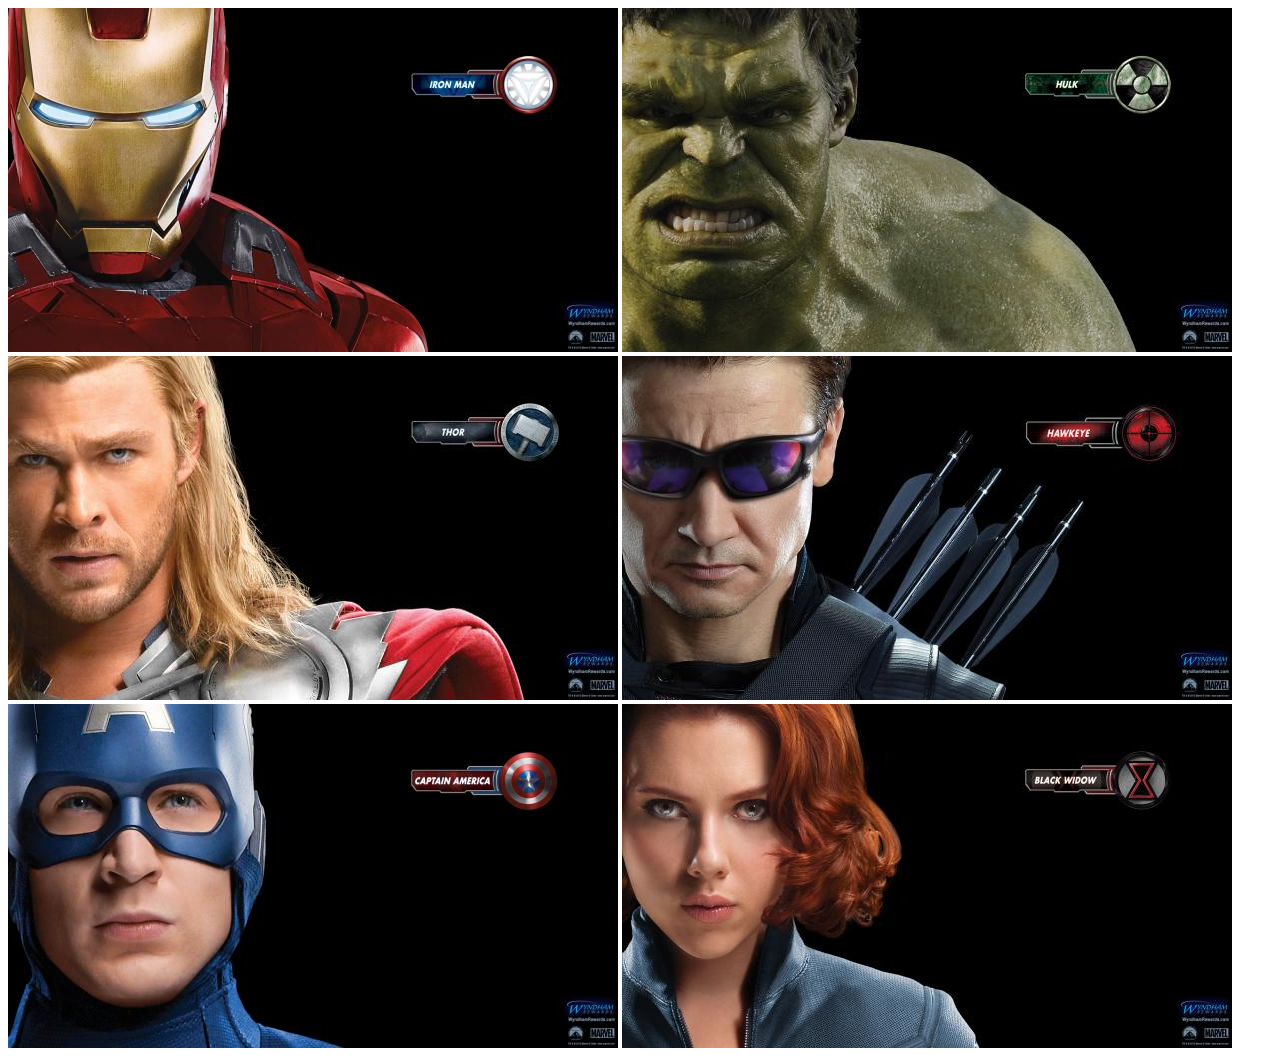
<file: week_2/index.html>
<!DOCTYPE html>
<html lang="en">
<head>
    <meta charset="UTF-8">
    <meta name="viewport" content="width=device-width, initial-scale=1.0">
    <link rel="styleheet" href="styles/styles.css">
    <title>CompuKids Website | SuperHero | Week 2</title>
</head>
<body>
    <div class="gallery">
        <a href="avengers/avenger_1.html">
            <img src="images/avengers_02.jpg" alt="avengers_01"></a>
        <a href="avengers/avenger_2.html">
            <img src="images/avengers_03.jpg" alt="avengers_02"></a>
        <a href="avengers/avenger_3.html">
            <img src="images/avengers_01.jpg" alt="avengers_03"></a>
        <a href="avengers/avenger_4.html">
            <img src="images/avengers_04.jpg" alt="avengers_04"></a>
        <a href="avengers/avenger_5.html">
            <img src="images/avengers_05.jpg" alt="avengers_05"></a>
        <a href="avengers/avenger_6.html">
            <img src="images/avengers_06.jpg" alt="avengers_06"></a>
    </div>
</body>
</html>
</file>
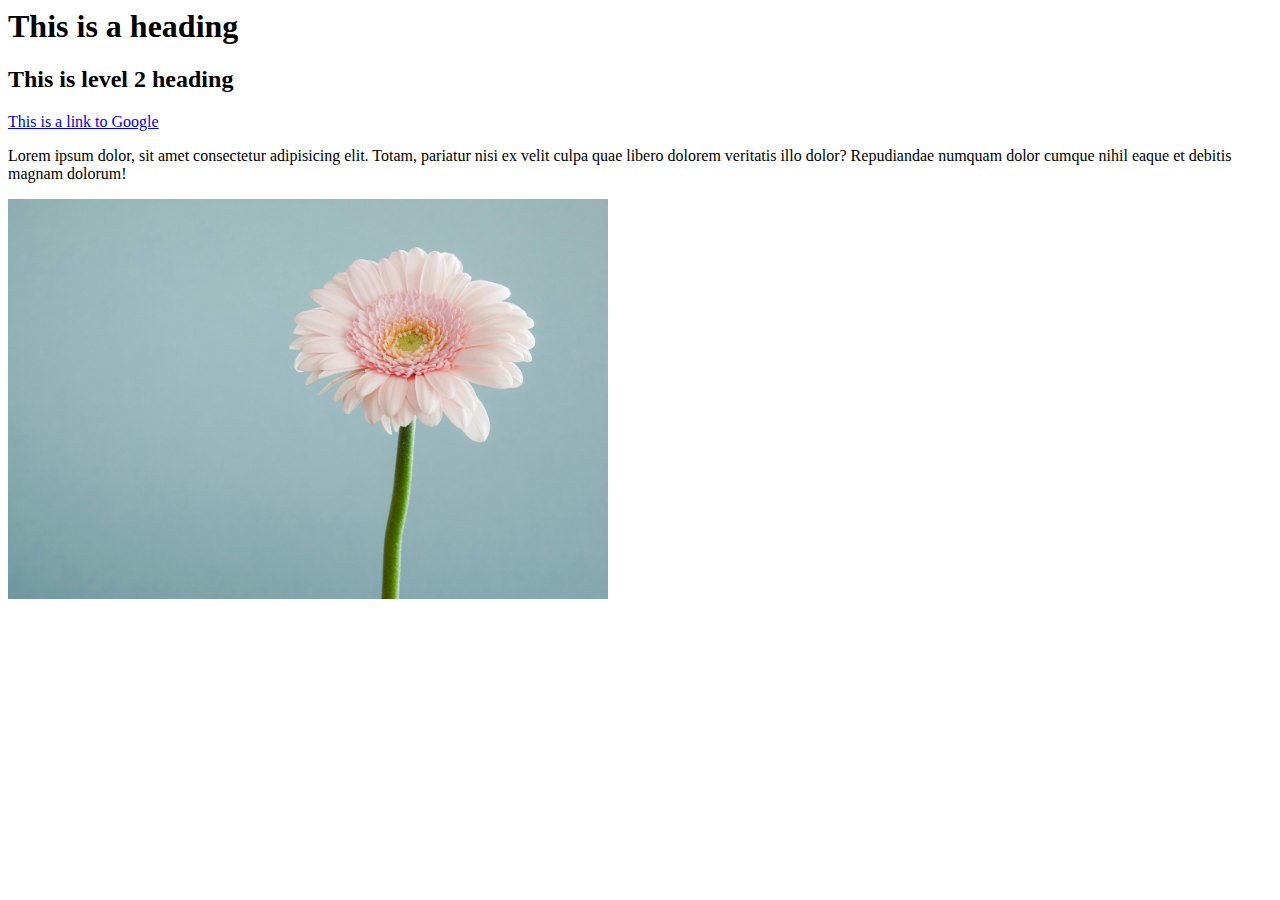
<file: week_1/CompuKids-Web/index.html>
<html lang="en">
<head>
    <meta charset="UTF-8">
    <meta name="viewport" content="width=device-width, initial-scale=1.0">
    <title>Document</title>
</head>
<body>
    <h1>This is a heading</h1>
    <h2>This is level 2 heading</h2>
    <a href="https://www.google.com">This is a link to Google</a>
    <p>Lorem ipsum dolor, sit amet consectetur adipisicing elit. Totam, pariatur nisi ex velit culpa 
        quae libero dolorem veritatis illo dolor? Repudiandae numquam dolor cumque nihil eaque et 
        debitis magnam dolorum!</p>
    <img src="images/flower.jpeg" width="600"/>
</body>
</html>
</file>
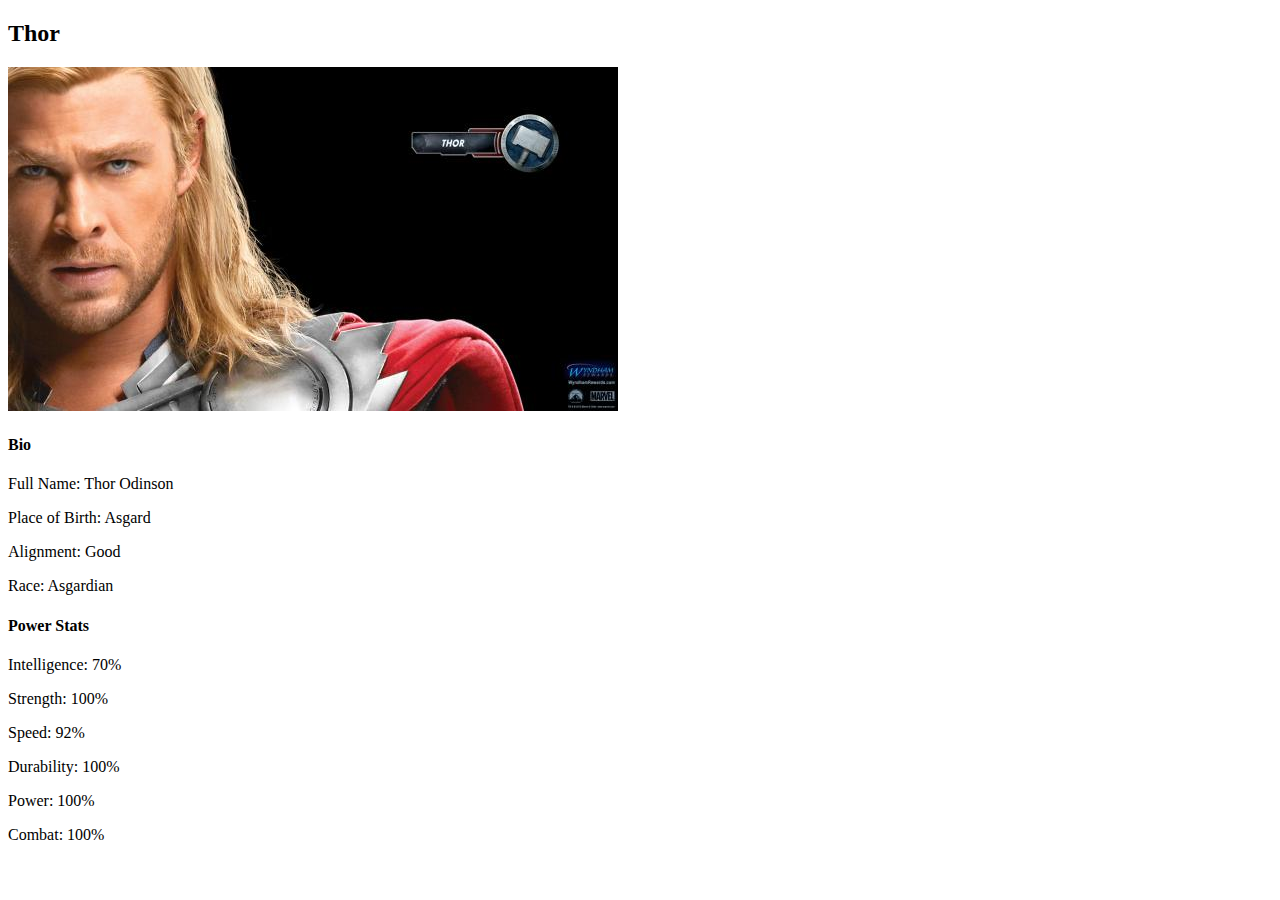
<file: week_2/avengers/avenger_1.html>
<!DOCTYPE html>
<html lang="en">
<head>
    <meta charset="UTF-8">
    <meta name="viewport" content="width=device-width, initial-scale=1.0">
    <title>Thor | Avengers</title>
</head>
<body>
    <h2>Thor</h2>
    <div class="gallery">
        <img src="../images/avengers_01.jpg" alt="Thor">
    </div>
    <h4>Bio</h4>
    <p>Full Name: Thor Odinson</p>
    <p>Place of Birth: Asgard</p>
    <p>Alignment: Good</p>
    <p>Race: Asgardian</p>

    <h4>Power Stats</h4>
    <p>Intelligence: 70%</p>
    <p>Strength: 100%</p>
    <p>Speed: 92%</p>
    <p>Durability: 100%</p>
    <p>Power: 100%</p>
    <p>Combat: 100%</p>
</body>
</html>
</file>
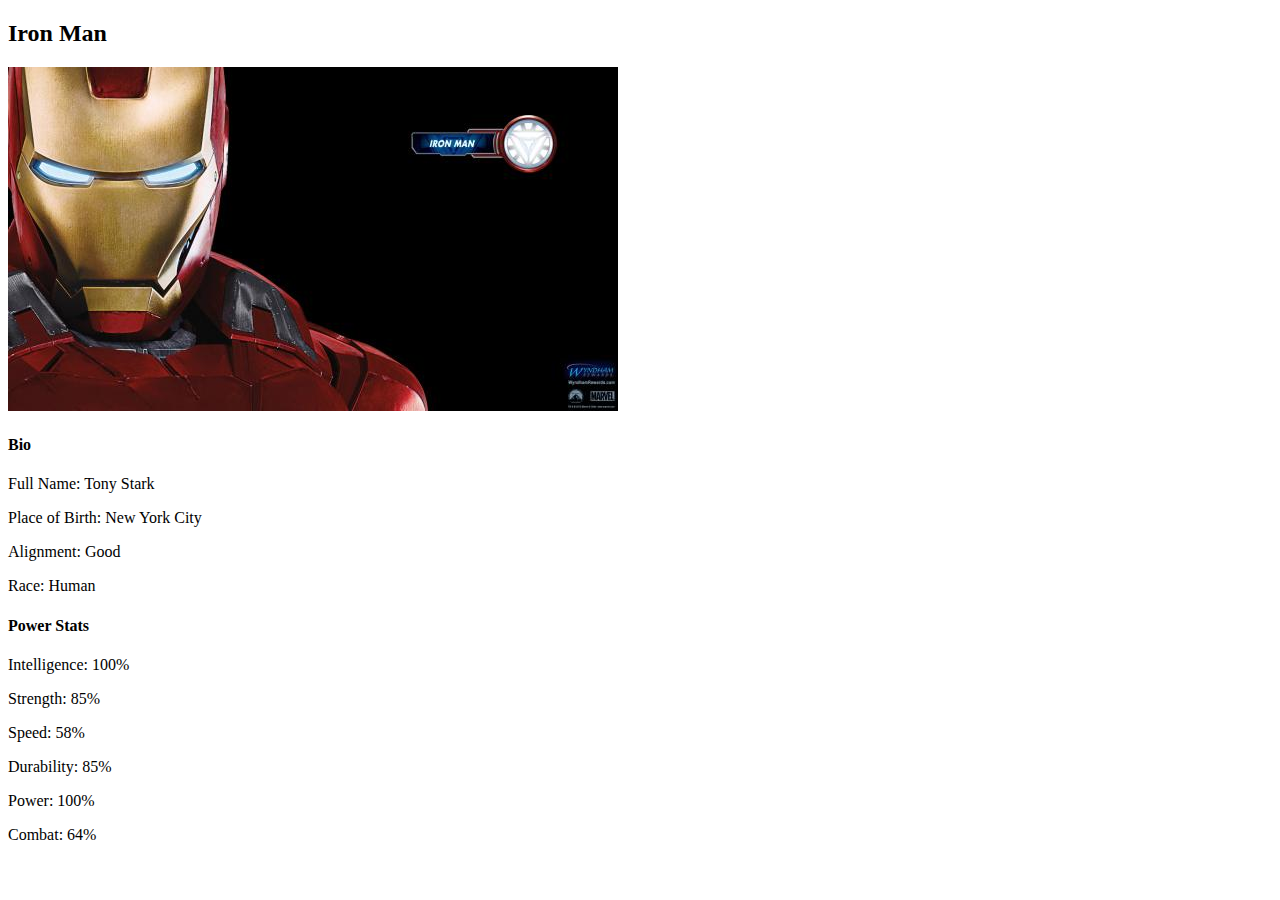
<file: week_2/avengers/avenger_2.html>
<!DOCTYPE html>
<html lang="en">
<head>
    <meta charset="UTF-8">
    <meta name="viewport" content="width=device-width, initial-scale=1.0">
    <title>Iron Man | Avengers</title>
</head>
<body>
    <h2>Iron Man</h2>
    <div class="gallery">
        <img src="../images/avengers_02.jpg" alt="Iron Man">
    </div>
    <h4>Bio</h4>
    <p>Full Name: Tony Stark</p>
    <p>Place of Birth: New York City</p>
    <p>Alignment: Good</p>
    <p>Race: Human</p>

    <h4>Power Stats</h4>
    <p>Intelligence: 100%</p>
    <p>Strength: 85%</p>
    <p>Speed: 58%</p>
    <p>Durability: 85%</p>
    <p>Power: 100%</p>
    <p>Combat: 64%</p>
</body>
</html>
</file>
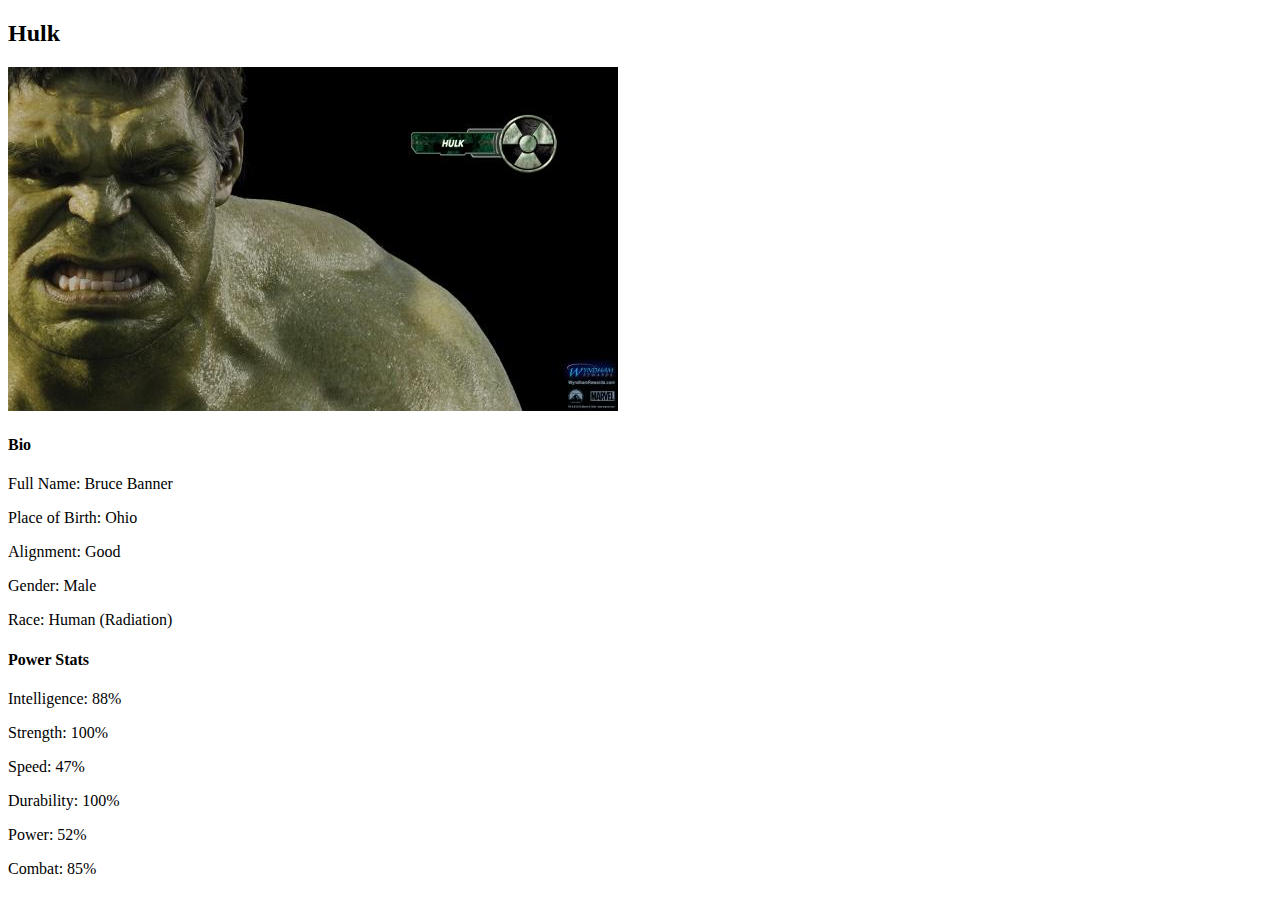
<file: week_2/avengers/avenger_3.html>
<!DOCTYPE html>
<html lang="en">
<head>
    <meta charset="UTF-8">
    <meta name="viewport" content="width=device-width, initial-scale=1.0">
    <title>Hulk | Avengers</title>
</head>
<body>
    <h2>Hulk</h2>
    <div class="gallery">
        <img src="../images/avengers_03.jpg" alt="Hulk">
    </div>
    <h4>Bio</h4>
    <p>Full Name: Bruce Banner</p>
    <p>Place of Birth: Ohio</p>
    <p>Alignment: Good</p>
    <p>Gender: Male</p>
    <p>Race: Human (Radiation)</p>

    <h4>Power Stats</h4>
    <p>Intelligence: 88%</p>
    <p>Strength: 100%</p>
    <p>Speed: 47%</p>
    <p>Durability: 100%</p>
    <p>Power: 52%</p>
    <p>Combat: 85%</p>
</body>
</html>
</file>
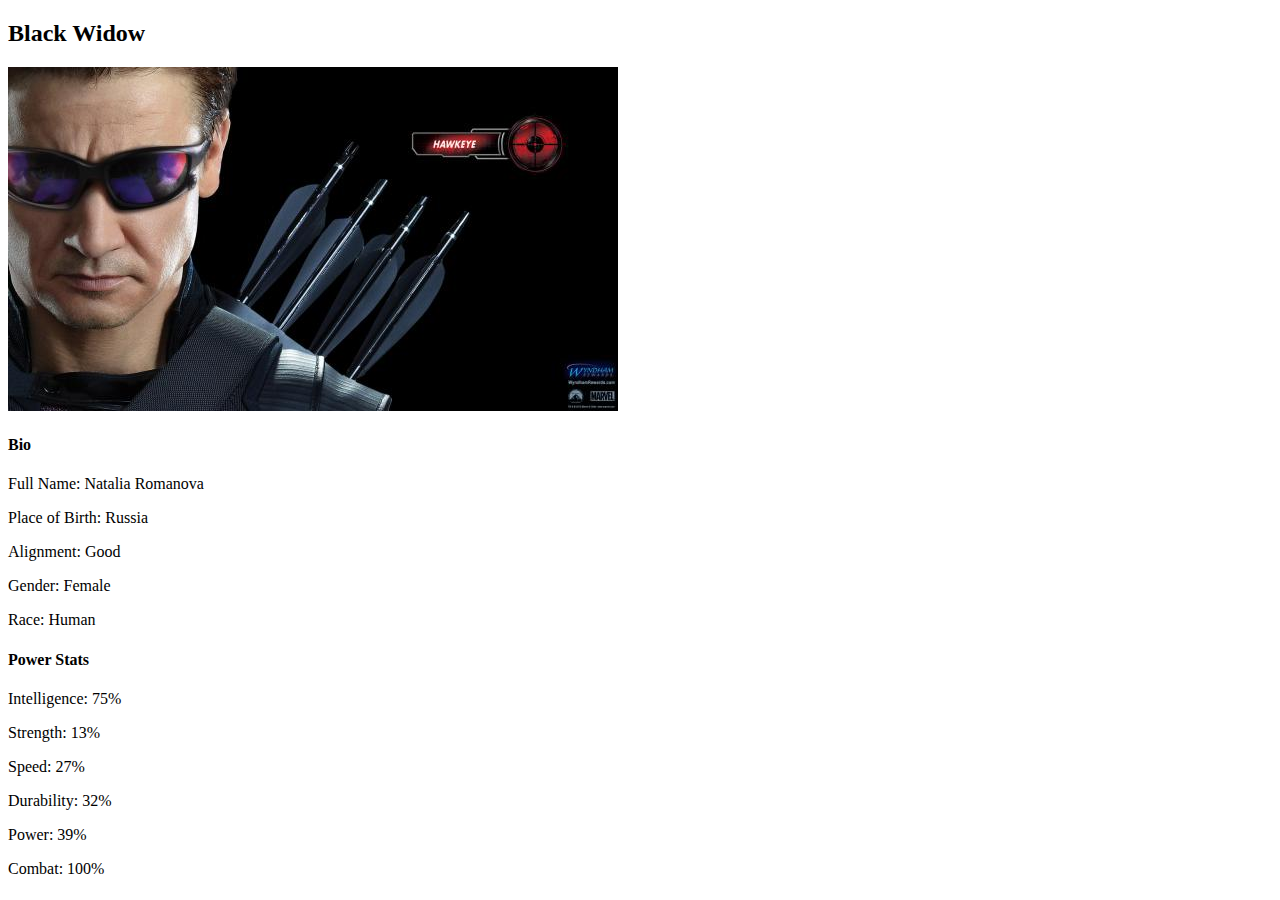
<file: week_2/avengers/avenger_4.html>
<!DOCTYPE html>
<html lang="en">
<head>
    <meta charset="UTF-8">
    <meta name="viewport" content="width=device-width, initial-scale=1.0">
    <title>Black Widow | Avengers</title>
</head>
<body>
    <h2>Black Widow</h2>
    <div class="gallery">
        <img src="../images/avengers_04.jpg" alt="Black Widow">
    </div>
    <h4>Bio</h4>
    <p>Full Name: Natalia Romanova</p>
    <p>Place of Birth: Russia</p>
    <p>Alignment: Good</p>
    <p>Gender: Female</p>
    <p>Race: Human</p>

    <h4>Power Stats</h4>
    <p>Intelligence: 75%</p>
    <p>Strength: 13%</p>
    <p>Speed: 27%</p>
    <p>Durability: 32%</p>
    <p>Power: 39%</p>
    <p>Combat: 100%</p>
</body>
</html>
</file>
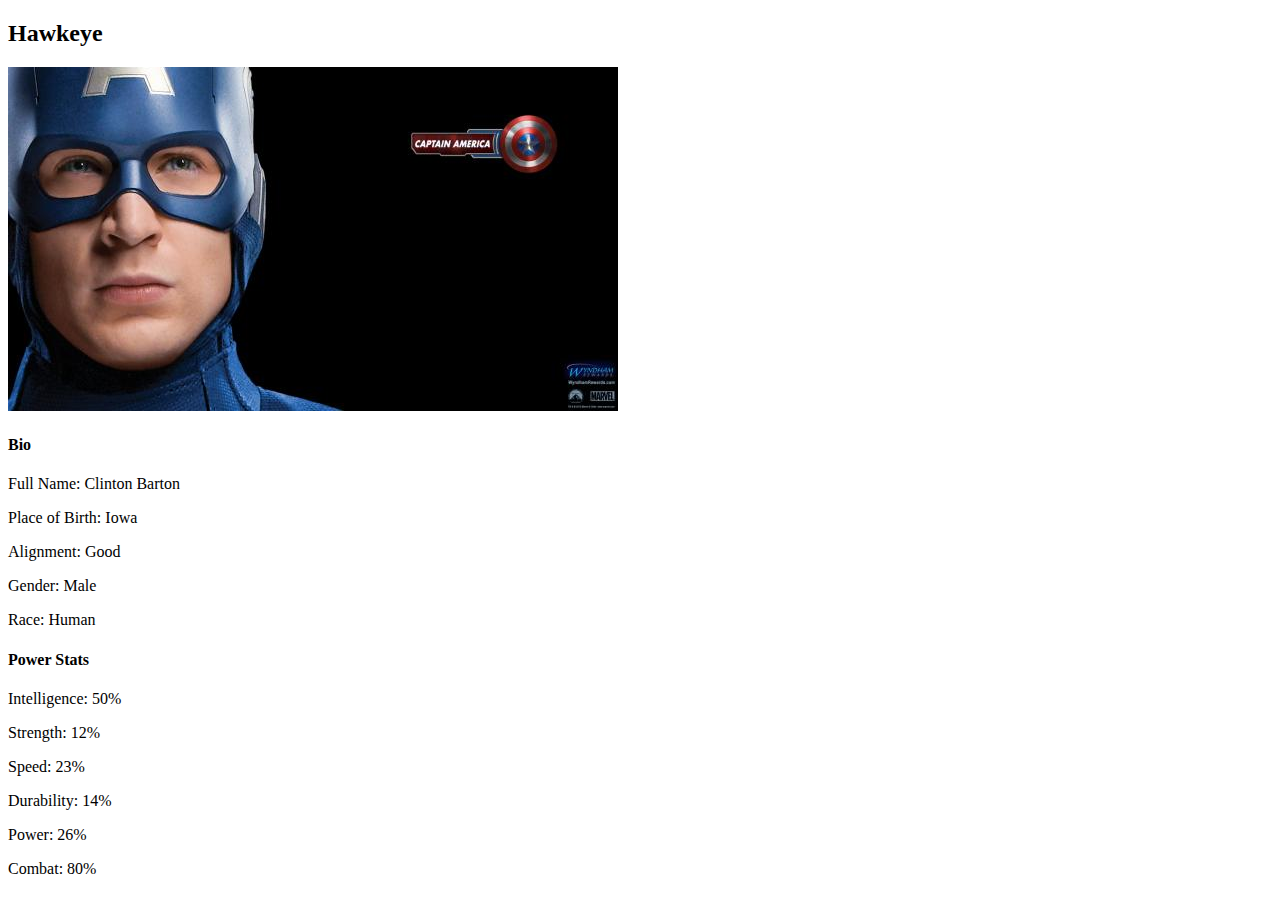
<file: week_2/avengers/avenger_5.html>
<!DOCTYPE html>
<html lang="en">
<head>
    <meta charset="UTF-8">
    <meta name="viewport" content="width=device-width, initial-scale=1.0">
    <title>Hawkeye | Avengers</title>
</head>
<body>
    <h2>Hawkeye</h2>
    <div class="gallery">
        <img src="../images/avengers_05.jpg" alt="Hawkeye">
    </div>
    <h4>Bio</h4>
    <p>Full Name: Clinton Barton</p>
    <p>Place of Birth: Iowa</p>
    <p>Alignment: Good</p>
    <p>Gender: Male</p>
    <p>Race: Human</p>

    <h4>Power Stats</h4>
    <p>Intelligence: 50%</p>
    <p>Strength: 12%</p>
    <p>Speed: 23%</p>
    <p>Durability: 14%</p>
    <p>Power: 26%</p>
    <p>Combat: 80%</p>
</body>
</html>
</file>
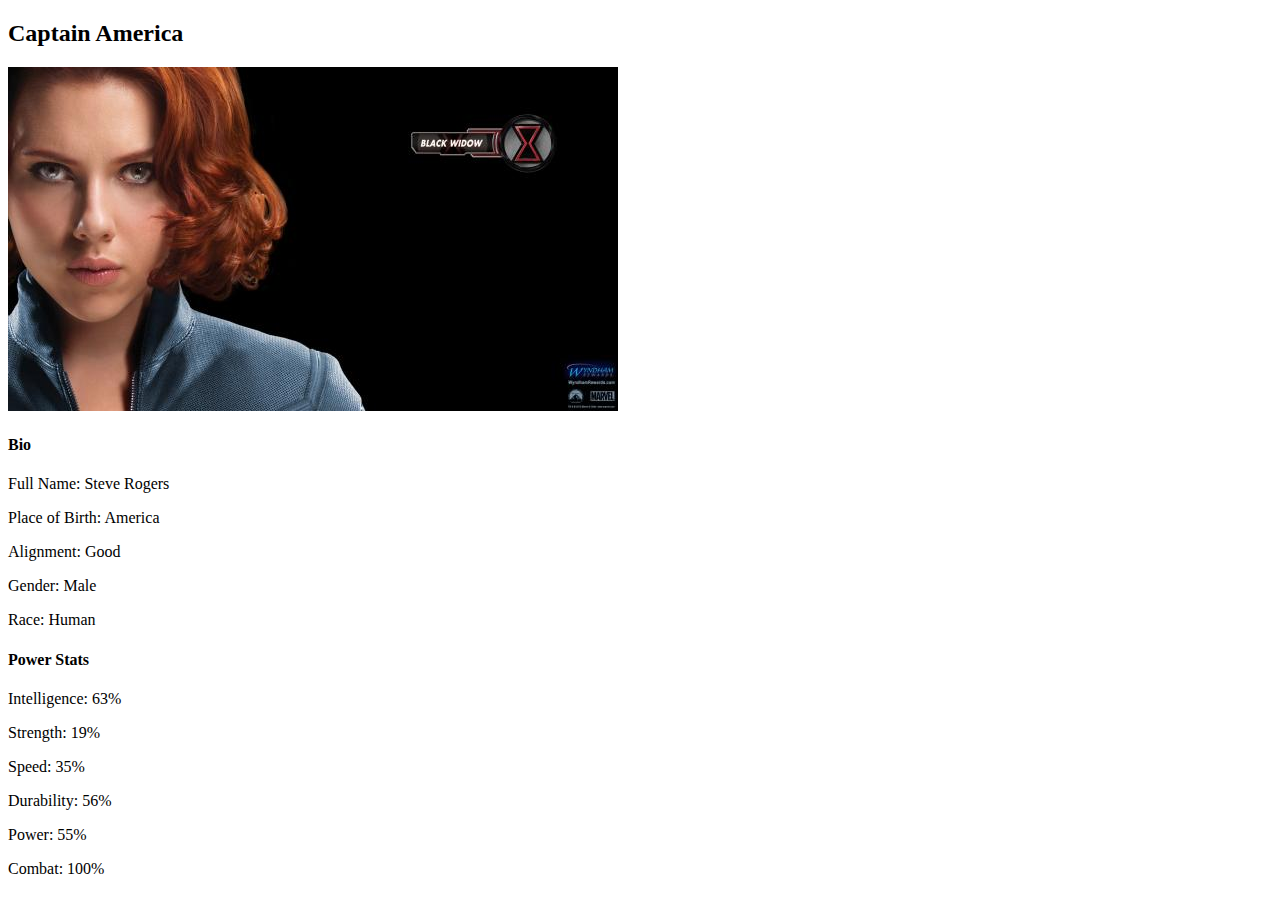
<file: week_2/avengers/avenger_6.html>
<!DOCTYPE html>
<html lang="en">
<head>
    <meta charset="UTF-8">
    <meta name="viewport" content="width=device-width, initial-scale=1.0">
    <title>Captain America | Avengers</title>
</head>
<body>
    <h2>Captain America</h2>
    <div class="gallery">
        <img src="../images/avengers_06.jpg" alt="Captain America">
    </div>
    <h4>Bio</h4>
    <p>Full Name: Steve Rogers</p>
    <p>Place of Birth: America</p>
    <p>Alignment: Good</p>
    <p>Gender: Male</p>
    <p>Race: Human</p>

    <h4>Power Stats</h4>
    <p>Intelligence: 63%</p>
    <p>Strength: 19%</p>
    <p>Speed: 35%</p>
    <p>Durability: 56%</p>
    <p>Power: 55%</p>
    <p>Combat: 100%</p>
</body>
</html>
</file>
<file: week_2/styles/styles.css>
.gallery a {
    display: block;
    width: 100%;
}

.gallery a img {
    width: 100%;
}
</file>
